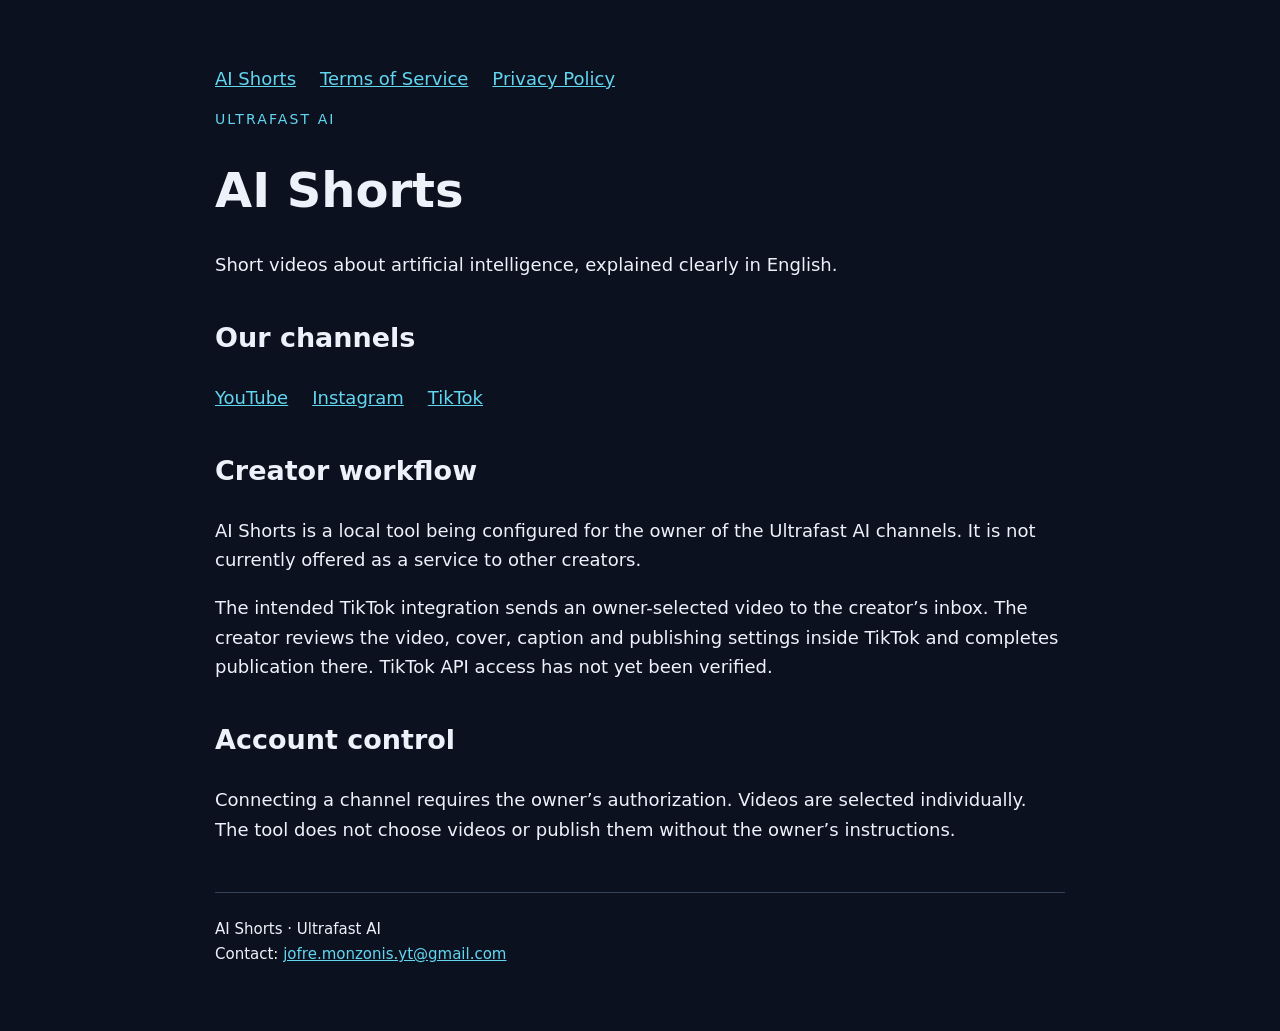
<file: index.html>
<!doctype html><html lang="en"><head><meta charset="utf-8"><meta name="viewport" content="width=device-width,initial-scale=1"><title>Creator workflow | AI Shorts</title><link rel="stylesheet" href="style.css"></head><body><main><nav><a href="index.html">AI Shorts</a><a href="terms.html">Terms of Service</a><a href="privacy.html">Privacy Policy</a></nav><p class="label">ULTRAFAST AI</p><h1>AI Shorts</h1><p>Short videos about artificial intelligence, explained clearly in English.</p><h2>Our channels</h2><nav><a href="https://www.youtube.com/channel/UCswYJMX_El8PyG9CI6mcNgw">YouTube</a><a href="https://www.instagram.com/ultrafast.ai/">Instagram</a><a href="https://www.tiktok.com/@ultrafast.ai">TikTok</a></nav><h2>Creator workflow</h2><p>AI Shorts is a local tool being configured for the owner of the Ultrafast AI channels. It is not currently offered as a service to other creators.</p><p>The intended TikTok integration sends an owner-selected video to the creator’s inbox. The creator reviews the video, cover, caption and publishing settings inside TikTok and completes publication there. TikTok API access has not yet been verified.</p><h2>Account control</h2><p>Connecting a channel requires the owner’s authorization. Videos are selected individually. The tool does not choose videos or publish them without the owner’s instructions.</p><footer>AI Shorts · Ultrafast AI<br>Contact: <a href="mailto:jofre.monzonis.yt@gmail.com">jofre.monzonis.yt@gmail.com</a></footer></main></body></html>
</file>
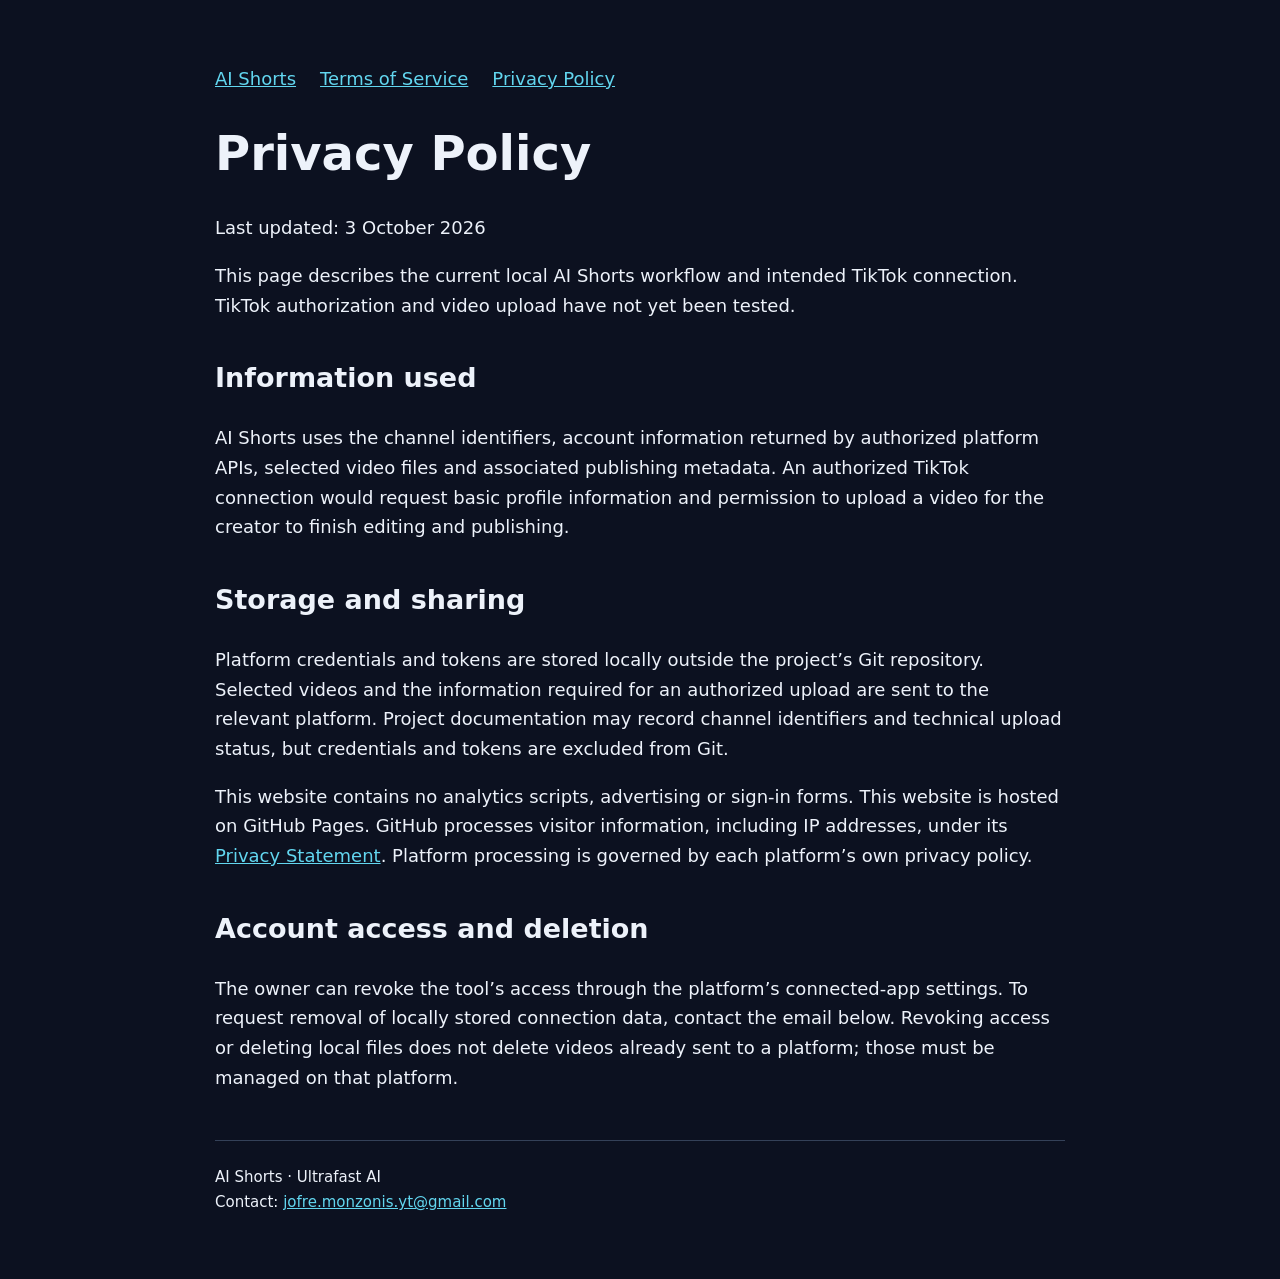
<file: privacy.html>
<!doctype html><html lang="en"><head><meta charset="utf-8"><meta name="viewport" content="width=device-width,initial-scale=1"><title>Privacy Policy | AI Shorts</title><link rel="stylesheet" href="style.css"></head><body><main><nav><a href="index.html">AI Shorts</a><a href="terms.html">Terms of Service</a><a href="privacy.html">Privacy Policy</a></nav><h1>Privacy Policy</h1><p>Last updated: 3 October 2026</p><p>This page describes the current local AI Shorts workflow and intended TikTok connection. TikTok authorization and video upload have not yet been tested.</p><h2>Information used</h2><p>AI Shorts uses the channel identifiers, account information returned by authorized platform APIs, selected video files and associated publishing metadata. An authorized TikTok connection would request basic profile information and permission to upload a video for the creator to finish editing and publishing.</p><h2>Storage and sharing</h2><p>Platform credentials and tokens are stored locally outside the project’s Git repository. Selected videos and the information required for an authorized upload are sent to the relevant platform. Project documentation may record channel identifiers and technical upload status, but credentials and tokens are excluded from Git.</p><p>This website contains no analytics scripts, advertising or sign-in forms. This website is hosted on GitHub Pages. GitHub processes visitor information, including IP addresses, under its <a href="https://docs.github.com/en/site-policy/privacy-policies/github-general-privacy-statement">Privacy Statement</a>. Platform processing is governed by each platform’s own privacy policy.</p><h2>Account access and deletion</h2><p>The owner can revoke the tool’s access through the platform’s connected-app settings. To request removal of locally stored connection data, contact the email below. Revoking access or deleting local files does not delete videos already sent to a platform; those must be managed on that platform.</p><footer>AI Shorts · Ultrafast AI<br>Contact: <a href="mailto:jofre.monzonis.yt@gmail.com">jofre.monzonis.yt@gmail.com</a></footer></main></body></html>
</file>
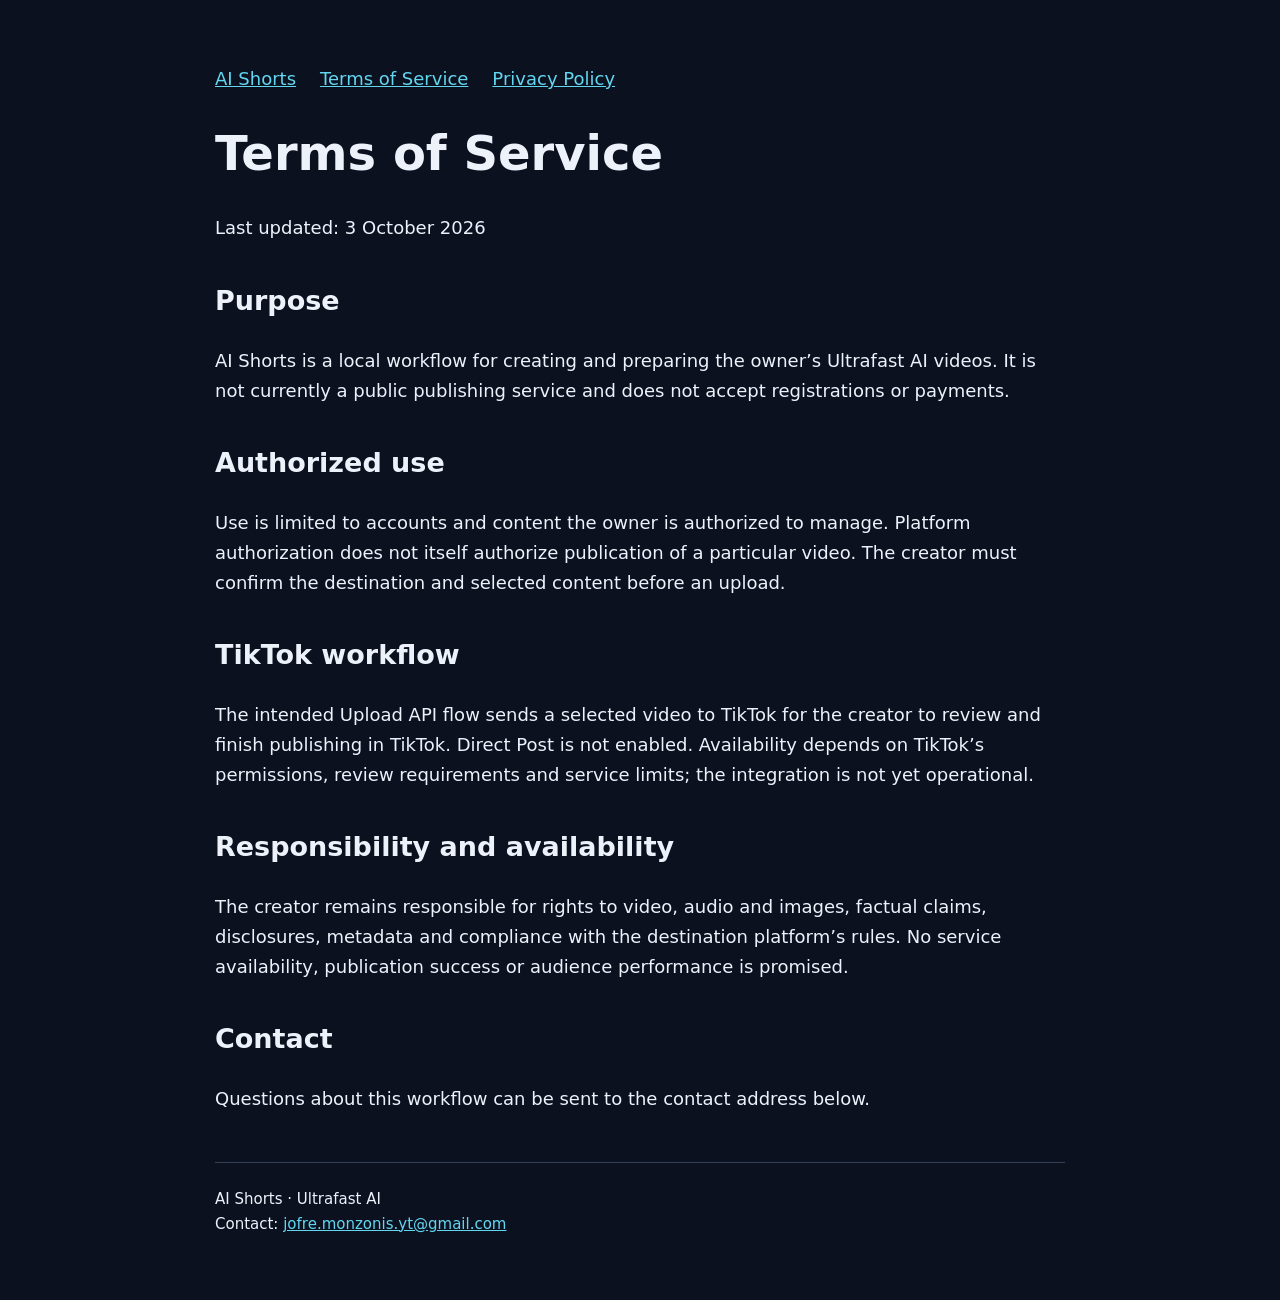
<file: terms.html>
<!doctype html><html lang="en"><head><meta charset="utf-8"><meta name="viewport" content="width=device-width,initial-scale=1"><title>Terms of Service | AI Shorts</title><link rel="stylesheet" href="style.css"></head><body><main><nav><a href="index.html">AI Shorts</a><a href="terms.html">Terms of Service</a><a href="privacy.html">Privacy Policy</a></nav><h1>Terms of Service</h1><p>Last updated: 3 October 2026</p><h2>Purpose</h2><p>AI Shorts is a local workflow for creating and preparing the owner’s Ultrafast AI videos. It is not currently a public publishing service and does not accept registrations or payments.</p><h2>Authorized use</h2><p>Use is limited to accounts and content the owner is authorized to manage. Platform authorization does not itself authorize publication of a particular video. The creator must confirm the destination and selected content before an upload.</p><h2>TikTok workflow</h2><p>The intended Upload API flow sends a selected video to TikTok for the creator to review and finish publishing in TikTok. Direct Post is not enabled. Availability depends on TikTok’s permissions, review requirements and service limits; the integration is not yet operational.</p><h2>Responsibility and availability</h2><p>The creator remains responsible for rights to video, audio and images, factual claims, disclosures, metadata and compliance with the destination platform’s rules. No service availability, publication success or audience performance is promised.</p><h2>Contact</h2><p>Questions about this workflow can be sent to the contact address below.</p><footer>AI Shorts · Ultrafast AI<br>Contact: <a href="mailto:jofre.monzonis.yt@gmail.com">jofre.monzonis.yt@gmail.com</a></footer></main></body></html>
</file>
<file: style.css>
body{margin:0;background:#0c1120;color:#edf2fa;font:18px/1.65 system-ui,sans-serif}main{max-width:850px;margin:auto;padding:64px 24px}a{color:#62d6ef}h1{font-size:48px;line-height:1.15}h2{margin-top:36px}nav{display:flex;gap:24px;flex-wrap:wrap}footer{border-top:1px solid #344158;margin-top:48px;padding-top:24px;font-size:15px}.label{color:#62d6ef;font-size:14px;letter-spacing:.15em}
</file>
